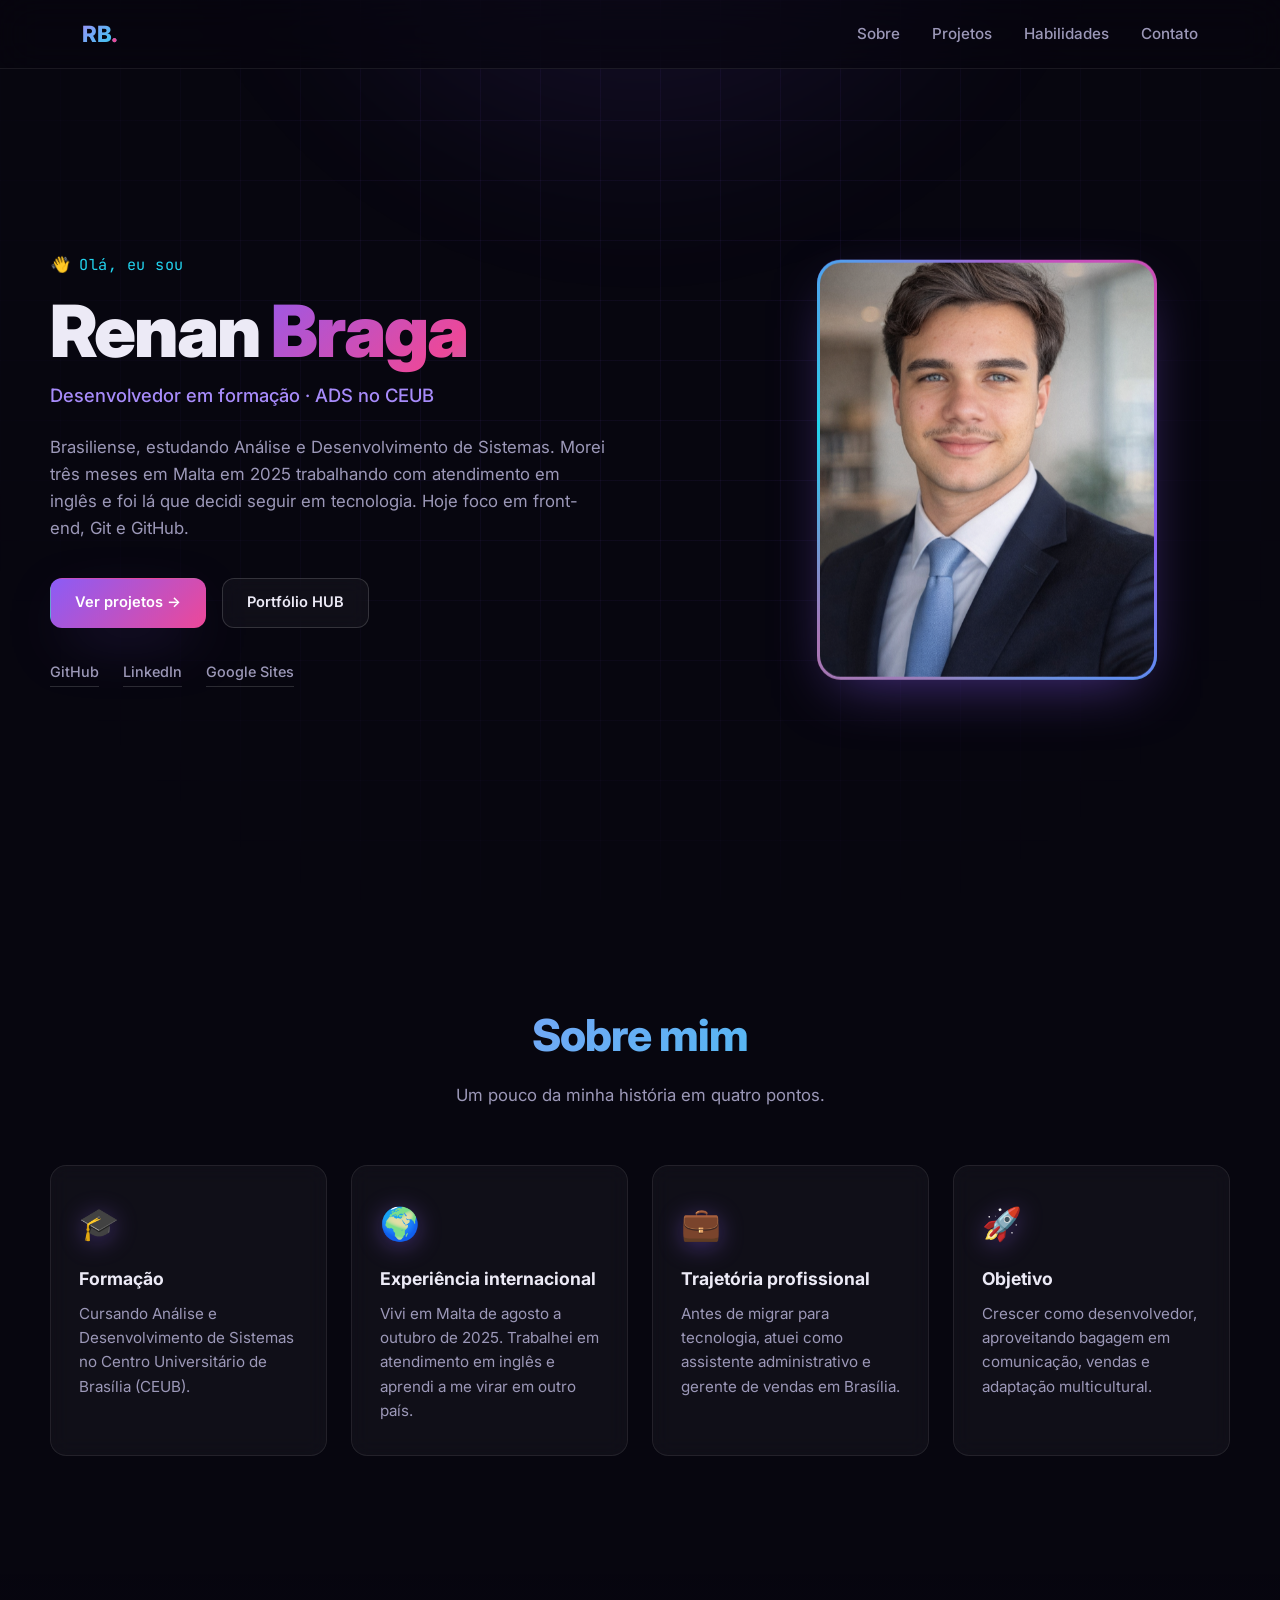
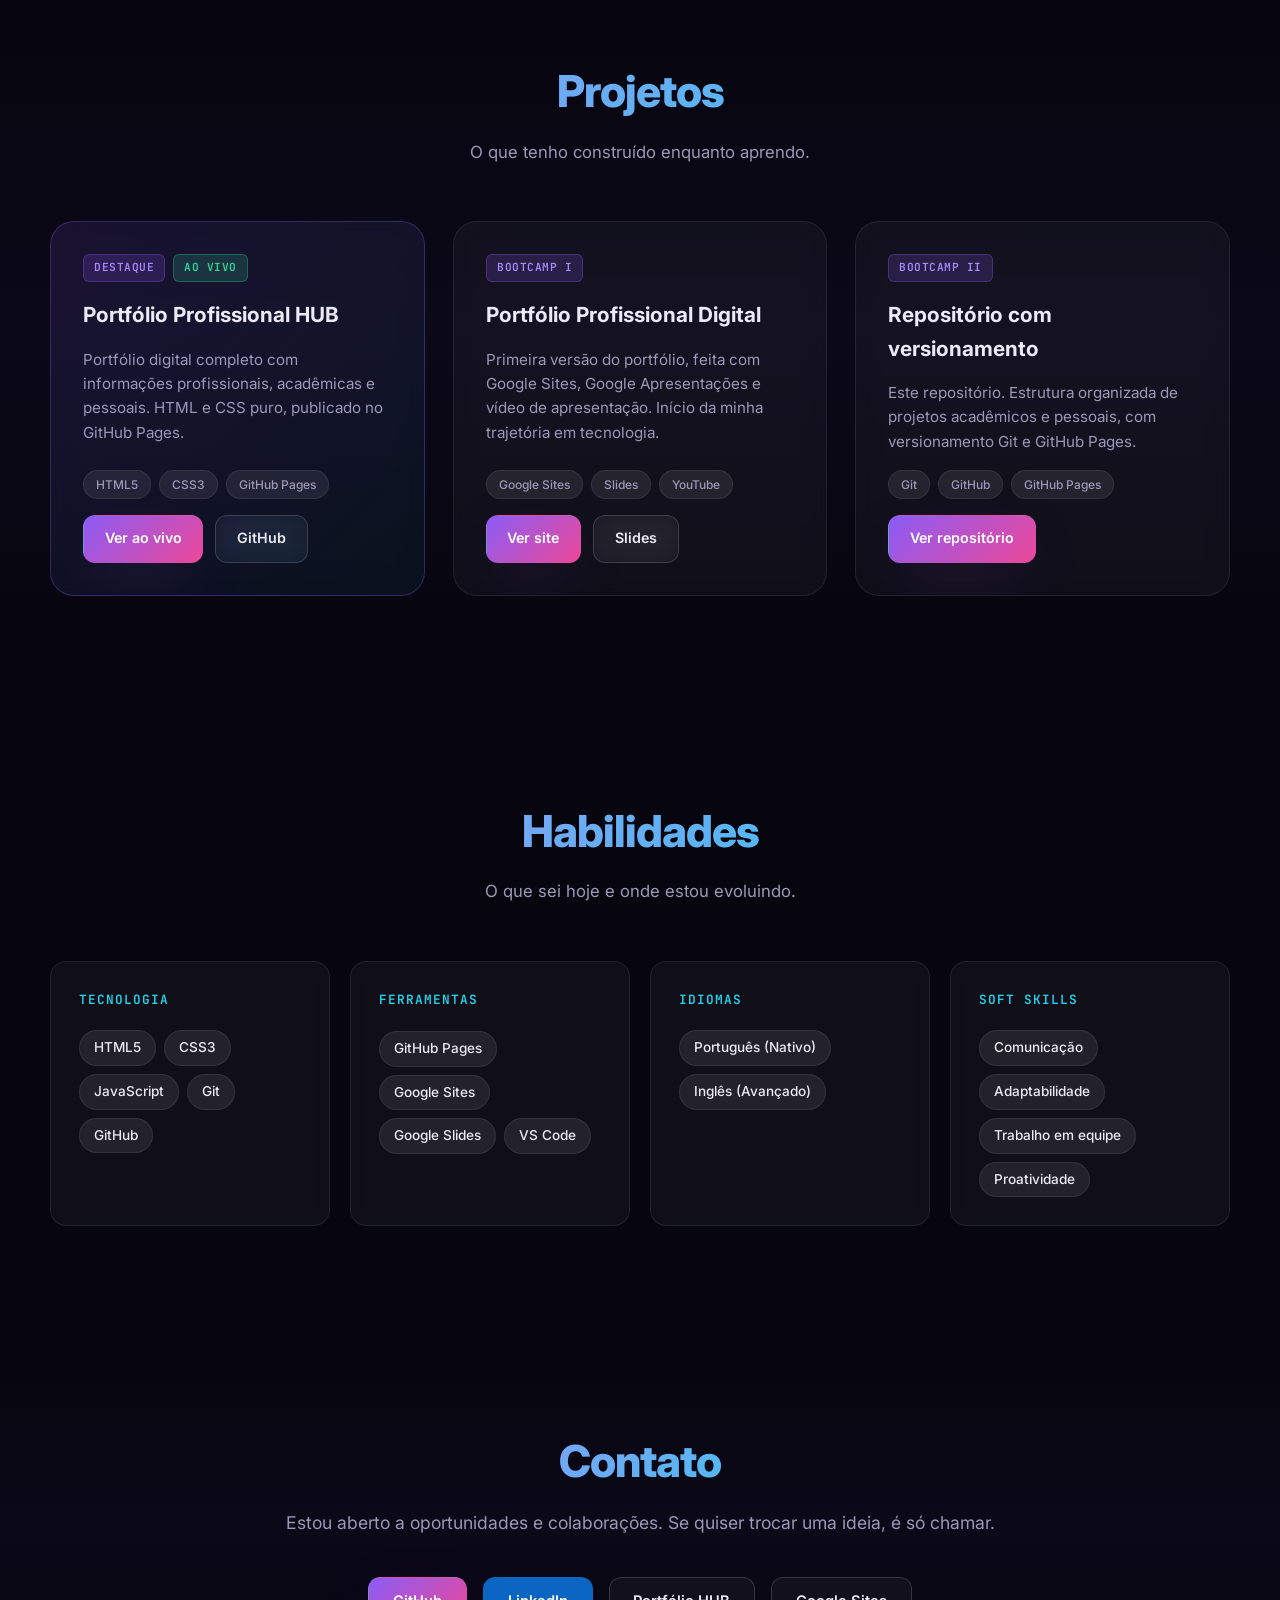
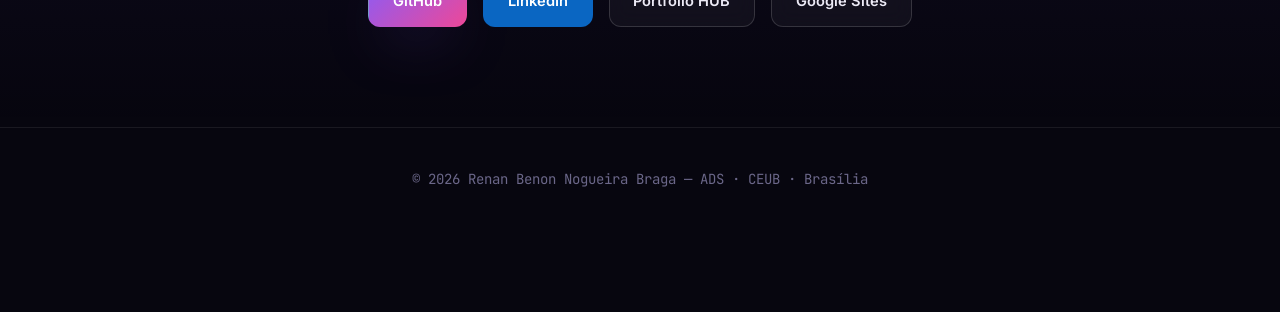
<file: index.html>
<!DOCTYPE html>
<html lang="pt-BR">
  <head>
      <meta charset="UTF-8">
      <meta http-equiv="refresh" content="0; url=portfolio-web/index.html">
      <title>Meus Projetos | Renan Braga</title>
    <style>
          body {
                  font-family: 'Segoe UI', sans-serif;
                  background: #0d1117;
                  color: #e6edf3;
                  display: flex;
                  justify-content: center;
                  align-items: center;
                  height: 100vh;
                  margin: 0;
          }
          a { color: #58a6ff; }
        </style>
  </head>
  <body>
      <p>Redirecionando... <a href="portfolio-web/index.html">Clique aqui</a> se não for redirecionado.</p>
  </body>
</html>
</file>
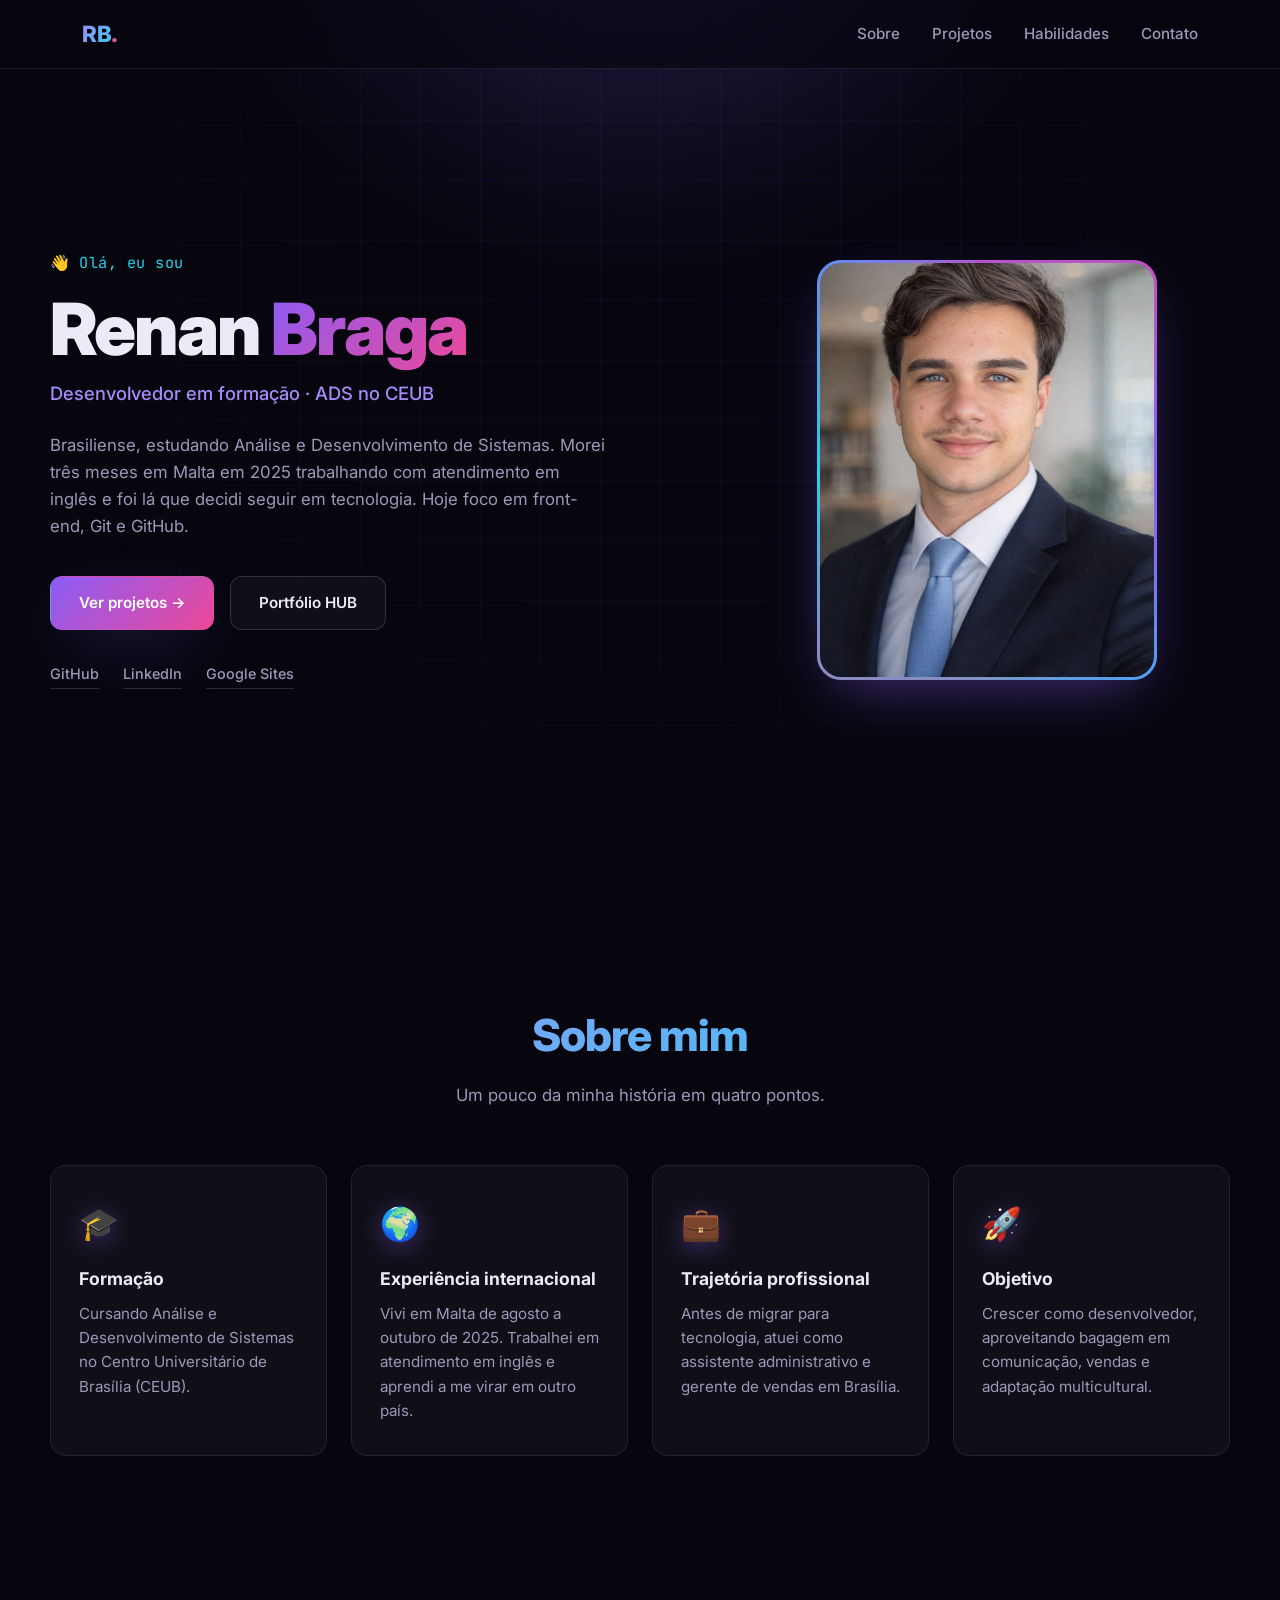
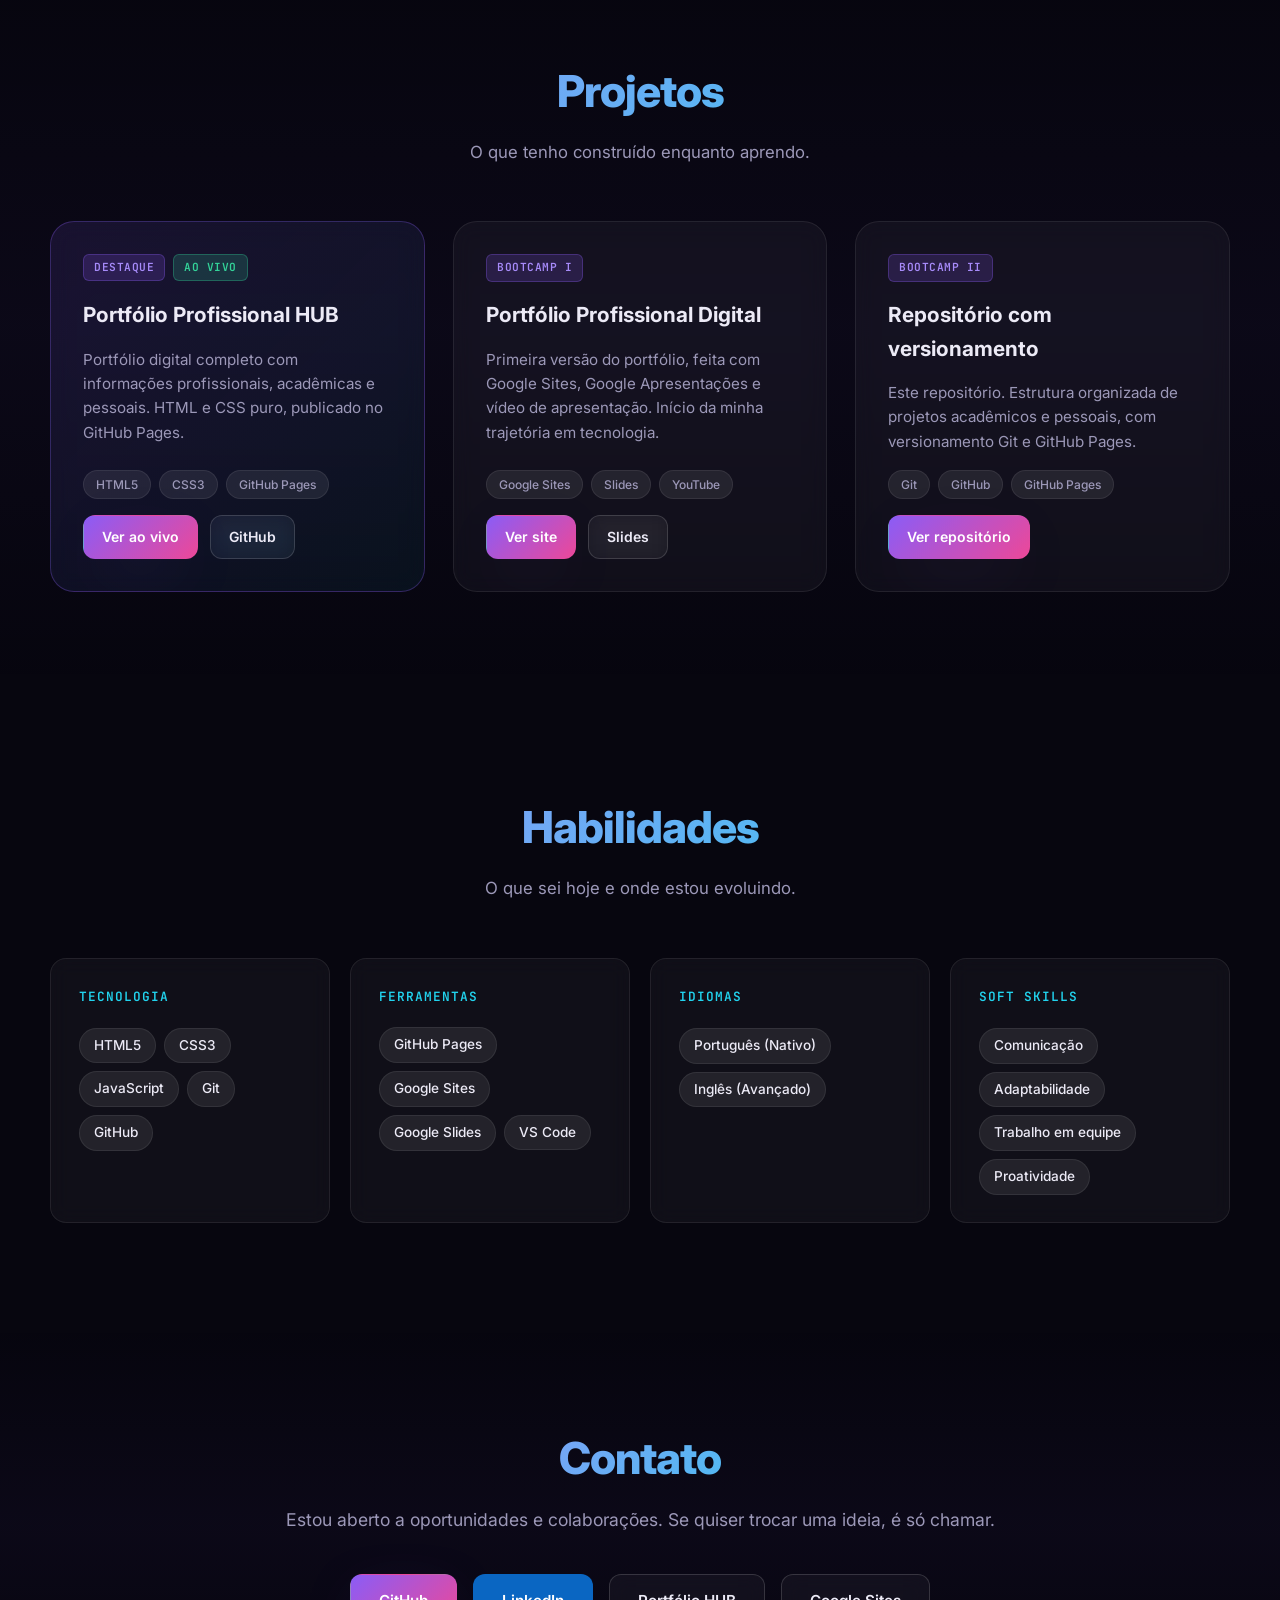
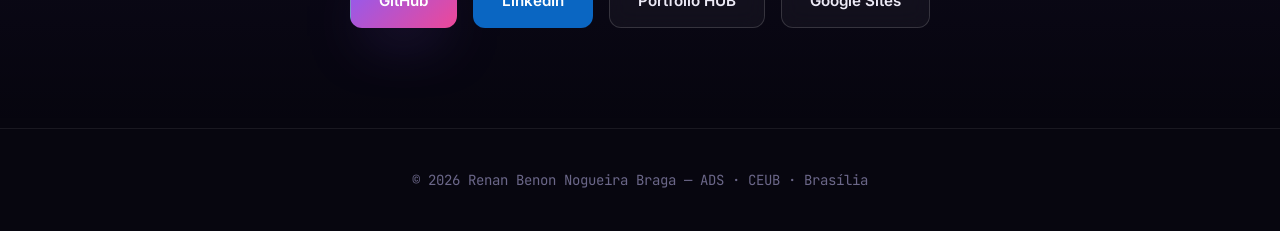
<file: portfolio-web/index.html>
<!DOCTYPE html>
<html lang="pt-BR">
<head>
  <meta charset="UTF-8">
  <meta name="viewport" content="width=device-width, initial-scale=1.0">
  <meta name="description" content="Portfólio de Renan Braga — estudante de Análise e Desenvolvimento de Sistemas no CEUB, com experiência internacional em Malta.">
  <meta name="author" content="Renan Benon Nogueira Braga">
  <meta property="og:title" content="Renan Braga | Portfólio">
  <meta property="og:description" content="Estudante de ADS no CEUB. Foco em front-end, Git e GitHub.">
  <meta property="og:type" content="website">
  <link rel="icon" href="data:image/svg+xml,%3Csvg xmlns='http://www.w3.org/2000/svg' viewBox='0 0 100 100'%3E%3Crect width='100' height='100' rx='22' fill='%237c3aed'/%3E%3Ctext x='50' y='66' font-size='52' font-family='Inter,sans-serif' font-weight='800' fill='%23fff' text-anchor='middle'%3ERB%3C/text%3E%3C/svg%3E">
  <title>Renan Braga | Portfólio</title>
  <link rel="stylesheet" href="style.css">
  <link href="https://fonts.googleapis.com/css2?family=Inter:wght@300;400;500;600;700;800;900&family=JetBrains+Mono:wght@400;600&display=swap" rel="stylesheet">
</head>
<body>

<div class="bg-grid"></div>
<div class="bg-glow"></div>

<nav class="navbar">
  <div class="nav-container">
    <a href="#top" class="nav-logo">RB<span class="logo-dot">.</span></a>
    <ul class="nav-links">
      <li><a href="#sobre">Sobre</a></li>
      <li><a href="#projetos">Projetos</a></li>
      <li><a href="#habilidades">Habilidades</a></li>
      <li><a href="#contato">Contato</a></li>
    </ul>
  </div>
</nav>

<section class="hero" id="top">
  <div class="hero-content">
    <div class="hero-text">
      <p class="hero-greeting"><span class="wave">👋</span> Olá, eu sou</p>
      <h1 class="hero-name">Renan <span class="grad-text">Braga</span></h1>
      <h2 class="hero-role">Desenvolvedor em formação · ADS no CEUB</h2>
      <p class="hero-desc">Brasiliense, estudando Análise e Desenvolvimento de Sistemas. Morei três meses em Malta em 2025 trabalhando com atendimento em inglês e foi lá que decidi seguir em tecnologia. Hoje foco em front-end, Git e GitHub.</p>
      <div class="hero-buttons">
        <a href="#projetos" class="btn btn-primary">Ver projetos →</a>
        <a href="https://renanbnb.github.io/portfolioHUB/" target="_blank" rel="noopener" class="btn btn-outline">Portfólio HUB</a>
      </div>
      <div class="hero-social">
        <a href="https://github.com/renanbnb" target="_blank" rel="noopener" class="social-link">GitHub</a>
        <a href="https://www.linkedin.com/in/renan-braga-385791383/" target="_blank" rel="noopener" class="social-link">LinkedIn</a>
        <a href="https://sites.google.com/view/portfliorenanbraga/in%C3%ADcio" target="_blank" rel="noopener" class="social-link">Google Sites</a>
      </div>
    </div>
    <div class="hero-image">
      <div class="image-wrapper">
        <img src="foto.jpg" alt="Foto de Renan Benon Nogueira Braga">
      </div>
    </div>
  </div>
</section>

<section id="sobre" class="section">
  <div class="container">
    <h2 class="section-title">Sobre mim</h2>
    <p class="section-sub">Um pouco da minha história em quatro pontos.</p>
    <div class="about-grid">
      <div class="about-card">
        <span class="about-icon">🎓</span>
        <h3>Formação</h3>
        <p>Cursando Análise e Desenvolvimento de Sistemas no Centro Universitário de Brasília (CEUB).</p>
      </div>
      <div class="about-card">
        <span class="about-icon">🌍</span>
        <h3>Experiência internacional</h3>
        <p>Vivi em Malta de agosto a outubro de 2025. Trabalhei em atendimento em inglês e aprendi a me virar em outro país.</p>
      </div>
      <div class="about-card">
        <span class="about-icon">💼</span>
        <h3>Trajetória profissional</h3>
        <p>Antes de migrar para tecnologia, atuei como assistente administrativo e gerente de vendas em Brasília.</p>
      </div>
      <div class="about-card">
        <span class="about-icon">🚀</span>
        <h3>Objetivo</h3>
        <p>Crescer como desenvolvedor, aproveitando bagagem em comunicação, vendas e adaptação multicultural.</p>
      </div>
    </div>
  </div>
</section>

<section id="projetos" class="section section-dark">
  <div class="container">
    <h2 class="section-title">Projetos</h2>
    <p class="section-sub">O que tenho construído enquanto aprendo.</p>
    <div class="projects-grid">

      <div class="project-card featured">
        <div class="project-header">
          <span class="project-tag">Destaque</span>
          <span class="project-tag tag-live">Ao vivo</span>
        </div>
        <h3>Portfólio Profissional HUB</h3>
        <p>Portfólio digital completo com informações profissionais, acadêmicas e pessoais. HTML e CSS puro, publicado no GitHub Pages.</p>
        <div class="project-tech">
          <span>HTML5</span><span>CSS3</span><span>GitHub Pages</span>
        </div>
        <div class="project-links">
          <a href="https://renanbnb.github.io/portfolioHUB/" target="_blank" rel="noopener" class="btn btn-primary btn-sm">Ver ao vivo</a>
          <a href="https://github.com/renanbnb/portfolioHUB" target="_blank" rel="noopener" class="btn btn-outline btn-sm">GitHub</a>
        </div>
      </div>

      <div class="project-card">
        <div class="project-header">
          <span class="project-tag">Bootcamp I</span>
        </div>
        <h3>Portfólio Profissional Digital</h3>
        <p>Primeira versão do portfólio, feita com Google Sites, Google Apresentações e vídeo de apresentação. Início da minha trajetória em tecnologia.</p>
        <div class="project-tech">
          <span>Google Sites</span><span>Slides</span><span>YouTube</span>
        </div>
        <div class="project-links">
          <a href="https://sites.google.com/view/portfliorenanbraga/in%C3%ADcio" target="_blank" rel="noopener" class="btn btn-primary btn-sm">Ver site</a>
          <a href="https://docs.google.com/presentation/d/1wDo6L057n6bD_aptX8CJNQhlA6mSuQBXBZ-nIOF1xdo/edit?usp=drive_link" target="_blank" rel="noopener" class="btn btn-outline btn-sm">Slides</a>
        </div>
      </div>

      <div class="project-card">
        <div class="project-header">
          <span class="project-tag">Bootcamp II</span>
        </div>
        <h3>Repositório com versionamento</h3>
        <p>Este repositório. Estrutura organizada de projetos acadêmicos e pessoais, com versionamento Git e GitHub Pages.</p>
        <div class="project-tech">
          <span>Git</span><span>GitHub</span><span>GitHub Pages</span>
        </div>
        <div class="project-links">
          <a href="https://github.com/renanbnb/meus-projetos" target="_blank" rel="noopener" class="btn btn-primary btn-sm">Ver repositório</a>
        </div>
      </div>

    </div>
  </div>
</section>

<section id="habilidades" class="section">
  <div class="container">
    <h2 class="section-title">Habilidades</h2>
    <p class="section-sub">O que sei hoje e onde estou evoluindo.</p>
    <div class="skills-grid">
      <div class="skill-group">
        <h3>Tecnologia</h3>
        <div class="skill-tags">
          <span>HTML5</span><span>CSS3</span><span>JavaScript</span><span>Git</span><span>GitHub</span>
        </div>
      </div>
      <div class="skill-group">
        <h3>Ferramentas</h3>
        <div class="skill-tags">
          <span>GitHub Pages</span><span>Google Sites</span><span>Google Slides</span><span>VS Code</span>
        </div>
      </div>
      <div class="skill-group">
        <h3>Idiomas</h3>
        <div class="skill-tags">
          <span>Português (Nativo)</span><span>Inglês (Avançado)</span>
        </div>
      </div>
      <div class="skill-group">
        <h3>Soft skills</h3>
        <div class="skill-tags">
          <span>Comunicação</span><span>Adaptabilidade</span><span>Trabalho em equipe</span><span>Proatividade</span>
        </div>
      </div>
    </div>
  </div>
</section>

<section id="contato" class="section section-dark">
  <div class="container contact-container">
    <h2 class="section-title">Contato</h2>
    <p class="contact-desc">Estou aberto a oportunidades e colaborações. Se quiser trocar uma ideia, é só chamar.</p>
    <div class="contact-buttons">
      <a href="https://github.com/renanbnb" target="_blank" rel="noopener" class="btn btn-primary">GitHub</a>
      <a href="https://www.linkedin.com/in/renan-braga-385791383/" target="_blank" rel="noopener" class="btn btn-linkedin">LinkedIn</a>
      <a href="https://renanbnb.github.io/portfolioHUB/" target="_blank" rel="noopener" class="btn btn-outline">Portfólio HUB</a>
      <a href="https://sites.google.com/view/portfliorenanbraga/in%C3%ADcio" target="_blank" rel="noopener" class="btn btn-outline">Google Sites</a>
    </div>
  </div>
</section>

<footer>
  <p>© 2026 Renan Benon Nogueira Braga — ADS · CEUB · Brasília</p>
</footer>

</body>
</html>
</file>
<file: portfolio-web/style.css>
/* ============================================
   Portfolio — Renan Braga
   Paleta: roxo eletrico + ciano + dourado quente
   ============================================ */

:root {
  --bg-0: #07060f;
  --bg-1: #0d0b1f;
  --bg-2: #14112b;
  --surface: rgba(255, 255, 255, 0.04);
  --surface-strong: rgba(255, 255, 255, 0.08);
  --border: rgba(255, 255, 255, 0.08);
  --border-strong: rgba(255, 255, 255, 0.15);

  --text: #ECEAF6;
  --text-muted: #9c98b8;
  --text-dim: #6b6789;

  --violet: #8b5cf6;
  --violet-bright: #a78bfa;
  --cyan: #22d3ee;
  --pink: #ec4899;
  --amber: #fbbf24;
  --green: #34d399;

  --gradient-primary: linear-gradient(135deg, #8b5cf6 0%, #ec4899 50%, #22d3ee 100%);
  --gradient-text: linear-gradient(135deg, #a78bfa 0%, #22d3ee 100%);
  --gradient-glow: radial-gradient(circle at 50% 0%, rgba(139, 92, 246, 0.35), transparent 60%);

  --shadow-violet: 0 20px 60px -20px rgba(139, 92, 246, 0.55);
  --shadow-card: 0 10px 40px -15px rgba(0, 0, 0, 0.6);

  --radius: 16px;
  --radius-lg: 24px;
  --transition: 250ms cubic-bezier(0.2, 0.8, 0.2, 1);
}

* { box-sizing: border-box; margin: 0; padding: 0; }

html { scroll-behavior: smooth; }

body {
  font-family: 'Inter', system-ui, -apple-system, sans-serif;
  background: var(--bg-0);
  color: var(--text);
  line-height: 1.6;
  overflow-x: hidden;
  position: relative;
}

/* Fundo: grid sutil + glow animado */
.bg-grid {
  position: fixed;
  inset: 0;
  background-image:
    linear-gradient(rgba(139, 92, 246, 0.06) 1px, transparent 1px),
    linear-gradient(90deg, rgba(139, 92, 246, 0.06) 1px, transparent 1px);
  background-size: 60px 60px;
  mask-image: radial-gradient(ellipse at 50% 30%, black 30%, transparent 80%);
  z-index: -2;
  pointer-events: none;
}

.bg-glow {
  position: fixed;
  top: -200px;
  left: 50%;
  transform: translateX(-50%);
  width: 900px;
  height: 600px;
  background: var(--gradient-glow);
  filter: blur(60px);
  z-index: -1;
  pointer-events: none;
  animation: glowPulse 8s ease-in-out infinite;
}

@keyframes glowPulse {
  0%, 100% { opacity: 0.5; transform: translateX(-50%) scale(1); }
  50% { opacity: 0.9; transform: translateX(-50%) scale(1.1); }
}

/* Navbar */
.navbar {
  position: fixed;
  top: 0;
  left: 0;
  right: 0;
  z-index: 100;
  padding: 16px 0;
  backdrop-filter: blur(20px);
  background: rgba(7, 6, 15, 0.65);
  border-bottom: 1px solid var(--border);
}

.nav-container {
  max-width: 1180px;
  margin: 0 auto;
  padding: 0 32px;
  display: flex;
  justify-content: space-between;
  align-items: center;
}

.nav-logo {
  font-weight: 800;
  font-size: 1.4rem;
  text-decoration: none;
  background: var(--gradient-text);
  -webkit-background-clip: text;
  background-clip: text;
  color: transparent;
  letter-spacing: -0.5px;
}

.logo-dot { color: var(--pink); -webkit-text-fill-color: var(--pink); }

.nav-links {
  display: flex;
  list-style: none;
  gap: 32px;
}

.nav-links a {
  color: var(--text-muted);
  text-decoration: none;
  font-weight: 500;
  font-size: 0.95rem;
  transition: color var(--transition);
  position: relative;
}

.nav-links a:hover { color: var(--text); }

.nav-links a::after {
  content: '';
  position: absolute;
  left: 0;
  bottom: -6px;
  width: 0;
  height: 2px;
  background: var(--gradient-text);
  transition: width var(--transition);
}

.nav-links a:hover::after { width: 100%; }

/* Hero */
.hero {
  min-height: 100vh;
  display: flex;
  align-items: center;
  justify-content: center;
  padding: 120px 32px 80px;
}

.hero-content {
  max-width: 1180px;
  width: 100%;
  display: grid;
  grid-template-columns: 1.3fr 1fr;
  gap: 64px;
  align-items: center;
}

.hero-greeting {
  font-family: 'JetBrains Mono', monospace;
  color: var(--cyan);
  font-size: 0.95rem;
  margin-bottom: 16px;
  letter-spacing: 0.5px;
}

.wave {
  display: inline-block;
  animation: wave 2.5s ease-in-out infinite;
  transform-origin: 70% 70%;
}

@keyframes wave {
  0%, 60%, 100% { transform: rotate(0deg); }
  10%, 30% { transform: rotate(14deg); }
  20% { transform: rotate(-8deg); }
  40% { transform: rotate(14deg); }
  50% { transform: rotate(-4deg); }
}

.hero-name {
  font-size: clamp(2.5rem, 6vw, 4.5rem);
  font-weight: 900;
  line-height: 1.05;
  letter-spacing: -2px;
  margin-bottom: 12px;
}

.grad-text {
  background: var(--gradient-primary);
  -webkit-background-clip: text;
  background-clip: text;
  color: transparent;
  background-size: 200% 200%;
  animation: gradShift 6s ease-in-out infinite;
}

@keyframes gradShift {
  0%, 100% { background-position: 0% 50%; }
  50% { background-position: 100% 50%; }
}

.hero-role {
  font-size: 1.15rem;
  font-weight: 500;
  color: var(--violet-bright);
  margin-bottom: 24px;
}

.hero-desc {
  font-size: 1.05rem;
  color: var(--text-muted);
  margin-bottom: 36px;
  max-width: 560px;
}

.hero-buttons {
  display: flex;
  gap: 16px;
  flex-wrap: wrap;
  margin-bottom: 32px;
}

/* Botoes */
.btn {
  display: inline-flex;
  align-items: center;
  gap: 8px;
  padding: 14px 28px;
  border-radius: 12px;
  font-weight: 600;
  font-size: 0.95rem;
  text-decoration: none;
  cursor: pointer;
  transition: all var(--transition);
  border: 1px solid transparent;
  position: relative;
  overflow: hidden;
}

.btn-sm { padding: 10px 18px; font-size: 0.875rem; }

.btn-primary {
  background: var(--gradient-primary);
  color: #fff;
  background-size: 200% 200%;
  box-shadow: var(--shadow-violet);
}

.btn-primary:hover {
  transform: translateY(-2px);
  background-position: 100% 0;
  box-shadow: 0 25px 70px -20px rgba(139, 92, 246, 0.7);
}

.btn-outline {
  background: var(--surface);
  color: var(--text);
  border-color: var(--border-strong);
  backdrop-filter: blur(10px);
}

.btn-outline:hover {
  background: var(--surface-strong);
  border-color: var(--violet-bright);
  transform: translateY(-2px);
}

.btn-linkedin {
  background: #0a66c2;
  color: #fff;
}

.btn-linkedin:hover {
  background: #0353a4;
  transform: translateY(-2px);
}

/* Hero social */
.hero-social {
  display: flex;
  gap: 24px;
}

.social-link {
  color: var(--text-muted);
  text-decoration: none;
  font-weight: 500;
  font-size: 0.9rem;
  position: relative;
  padding-bottom: 4px;
  transition: color var(--transition);
}

.social-link::before {
  content: '';
  position: absolute;
  left: 0;
  bottom: 0;
  width: 100%;
  height: 1px;
  background: var(--border-strong);
}

.social-link::after {
  content: '';
  position: absolute;
  left: 0;
  bottom: 0;
  width: 0;
  height: 1px;
  background: var(--cyan);
  transition: width var(--transition);
}

.social-link:hover { color: var(--cyan); }
.social-link:hover::after { width: 100%; }

/* Imagem do hero */
.hero-image { display: flex; justify-content: center; }

.image-wrapper {
  position: relative;
  width: 340px;
  height: 420px;
  border-radius: var(--radius-lg);
  overflow: hidden;
  background: var(--gradient-primary);
  padding: 3px;
  box-shadow: var(--shadow-violet);
  animation: floaty 6s ease-in-out infinite;
}

.image-wrapper::before {
  content: '';
  position: absolute;
  inset: -50%;
  background: conic-gradient(from 0deg, transparent 0deg, var(--violet) 90deg, transparent 180deg, var(--cyan) 270deg, transparent 360deg);
  animation: spin 8s linear infinite;
  z-index: 0;
}

.image-wrapper img {
  position: relative;
  z-index: 1;
  width: 100%;
  height: 100%;
  object-fit: cover;
  border-radius: calc(var(--radius-lg) - 3px);
  display: block;
}

@keyframes floaty {
  0%, 100% { transform: translateY(0); }
  50% { transform: translateY(-12px); }
}

@keyframes spin {
  to { transform: rotate(360deg); }
}

/* Sections gerais */
.section {
  padding: 100px 32px;
  position: relative;
}

.section-dark {
  background: linear-gradient(180deg, transparent 0%, rgba(139, 92, 246, 0.04) 50%, transparent 100%);
}

.container {
  max-width: 1180px;
  margin: 0 auto;
}

.section-title {
  font-size: clamp(2rem, 4vw, 2.75rem);
  font-weight: 800;
  text-align: center;
  margin-bottom: 12px;
  letter-spacing: -1px;
  background: var(--gradient-text);
  -webkit-background-clip: text;
  background-clip: text;
  color: transparent;
}

.section-sub {
  text-align: center;
  color: var(--text-muted);
  font-size: 1.05rem;
  margin-bottom: 56px;
}

/* About */
.about-grid {
  display: grid;
  grid-template-columns: repeat(auto-fit, minmax(240px, 1fr));
  gap: 24px;
}

.about-card {
  background: var(--surface);
  border: 1px solid var(--border);
  border-radius: var(--radius);
  padding: 32px 28px;
  backdrop-filter: blur(10px);
  transition: all var(--transition);
  position: relative;
  overflow: hidden;
}

.about-card::before {
  content: '';
  position: absolute;
  top: 0;
  left: 0;
  right: 0;
  height: 2px;
  background: var(--gradient-primary);
  transform: scaleX(0);
  transform-origin: left;
  transition: transform var(--transition);
}

.about-card:hover {
  transform: translateY(-6px);
  border-color: var(--border-strong);
  background: var(--surface-strong);
  box-shadow: var(--shadow-card);
}

.about-card:hover::before { transform: scaleX(1); }

.about-icon {
  font-size: 2rem;
  display: inline-block;
  margin-bottom: 16px;
  filter: drop-shadow(0 4px 12px rgba(139, 92, 246, 0.4));
}

.about-card h3 {
  font-size: 1.1rem;
  font-weight: 700;
  margin-bottom: 8px;
  color: var(--text);
}

.about-card p {
  color: var(--text-muted);
  font-size: 0.95rem;
}

/* Projetos */
.projects-grid {
  display: grid;
  grid-template-columns: repeat(auto-fit, minmax(320px, 1fr));
  gap: 28px;
}

.project-card {
  background: var(--surface);
  border: 1px solid var(--border);
  border-radius: var(--radius-lg);
  padding: 32px;
  backdrop-filter: blur(10px);
  transition: all var(--transition);
  display: flex;
  flex-direction: column;
  gap: 16px;
  position: relative;
  overflow: hidden;
}

.project-card::after {
  content: '';
  position: absolute;
  top: -2px;
  left: -2px;
  right: -2px;
  bottom: -2px;
  background: var(--gradient-primary);
  border-radius: var(--radius-lg);
  z-index: -1;
  opacity: 0;
  transition: opacity var(--transition);
}

.project-card:hover {
  transform: translateY(-8px);
  background: var(--surface-strong);
}

.project-card:hover::after { opacity: 0.5; filter: blur(20px); }

.project-card.featured {
  background: linear-gradient(135deg, rgba(139, 92, 246, 0.12) 0%, rgba(34, 211, 238, 0.06) 100%);
  border-color: rgba(139, 92, 246, 0.3);
}

.project-header {
  display: flex;
  gap: 8px;
  flex-wrap: wrap;
}

.project-tag {
  font-family: 'JetBrains Mono', monospace;
  font-size: 0.7rem;
  font-weight: 600;
  padding: 4px 10px;
  border-radius: 6px;
  background: rgba(139, 92, 246, 0.18);
  color: var(--violet-bright);
  text-transform: uppercase;
  letter-spacing: 0.5px;
  border: 1px solid rgba(139, 92, 246, 0.3);
}

.tag-live {
  background: rgba(52, 211, 153, 0.18);
  color: var(--green);
  border-color: rgba(52, 211, 153, 0.3);
}

.project-card h3 {
  font-size: 1.3rem;
  font-weight: 700;
  color: var(--text);
}

.project-card p {
  color: var(--text-muted);
  font-size: 0.95rem;
  flex: 1;
}

.project-tech {
  display: flex;
  flex-wrap: wrap;
  gap: 8px;
}

.project-tech span {
  font-size: 0.75rem;
  font-weight: 500;
  padding: 4px 12px;
  border-radius: 20px;
  background: var(--surface-strong);
  color: var(--text-muted);
  border: 1px solid var(--border);
}

.project-links {
  display: flex;
  gap: 12px;
  flex-wrap: wrap;
}

/* Habilidades */
.skills-grid {
  display: grid;
  grid-template-columns: repeat(auto-fit, minmax(240px, 1fr));
  gap: 20px;
}

.skill-group {
  background: var(--surface);
  border: 1px solid var(--border);
  border-radius: var(--radius);
  padding: 28px;
  transition: all var(--transition);
  backdrop-filter: blur(10px);
}

.skill-group:hover {
  border-color: var(--border-strong);
  background: var(--surface-strong);
  transform: translateY(-4px);
}

.skill-group h3 {
  font-family: 'JetBrains Mono', monospace;
  font-size: 0.8rem;
  font-weight: 600;
  color: var(--cyan);
  text-transform: uppercase;
  letter-spacing: 1px;
  margin-bottom: 20px;
}

.skill-tags {
  display: flex;
  flex-wrap: wrap;
  gap: 8px;
}

.skill-tags span {
  font-size: 0.85rem;
  font-weight: 500;
  padding: 6px 14px;
  border-radius: 999px;
  background: var(--surface-strong);
  color: var(--text);
  border: 1px solid var(--border);
  transition: all var(--transition);
}

.skill-tags span:hover {
  border-color: var(--violet-bright);
  color: var(--violet-bright);
  transform: translateY(-2px);
}

/* Contato */
.contact-container {
  text-align: center;
  max-width: 720px;
}

.contact-desc {
  font-size: 1.1rem;
  color: var(--text-muted);
  margin-bottom: 40px;
}

.contact-buttons {
  display: flex;
  gap: 16px;
  justify-content: center;
  flex-wrap: wrap;
}

/* Footer */
footer {
  padding: 40px 32px;
  text-align: center;
  border-top: 1px solid var(--border);
  color: var(--text-dim);
  font-size: 0.875rem;
  font-family: 'JetBrains Mono', monospace;
}

/* Responsivo */
@media (max-width: 880px) {
  .hero-content {
    grid-template-columns: 1fr;
    gap: 48px;
    text-align: center;
  }

  .hero-text { order: 2; }
  .hero-image { order: 1; }
  .image-wrapper { width: 260px; height: 320px; }
  .hero-buttons, .hero-social { justify-content: center; }
  .hero-desc { margin-left: auto; margin-right: auto; }
  .nav-links { gap: 20px; font-size: 0.85rem; }
  .nav-links a { font-size: 0.85rem; }
  .section { padding: 70px 24px; }
}

@media (max-width: 520px) {
  .nav-container { padding: 0 20px; }
  .nav-links { gap: 14px; }
  .hero { padding: 100px 20px 60px; }
  .image-wrapper { width: 220px; height: 280px; }
  .btn { padding: 12px 22px; font-size: 0.9rem; }
}

/* Scroll bar */
::-webkit-scrollbar { width: 10px; }
::-webkit-scrollbar-track { background: var(--bg-1); }
::-webkit-scrollbar-thumb {
  background: linear-gradient(180deg, var(--violet), var(--pink));
  border-radius: 10px;
}
::-webkit-scrollbar-thumb:hover {
  background: linear-gradient(180deg, var(--violet-bright), var(--cyan));
}

/* Selecao de texto */
::selection {
  background: rgba(139, 92, 246, 0.4);
  color: #fff;
}
</file>
